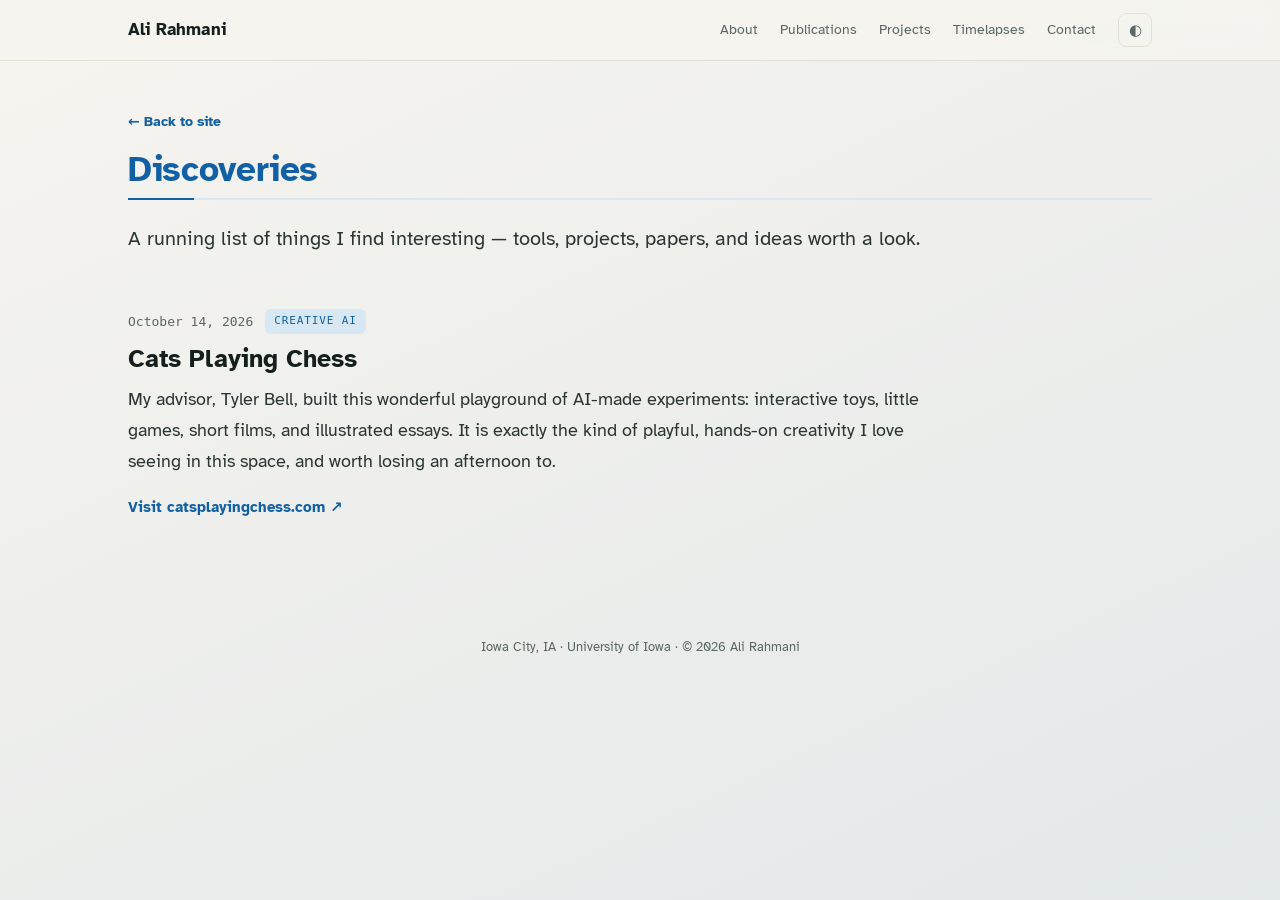
<file: discoveries.html>
<!DOCTYPE html>
<html lang="en" data-theme="">
<head>
  <meta charset="utf-8" />
  <meta name="viewport" content="width=device-width, initial-scale=1" />
  <title>Discoveries — Ali Rahmani</title>
  <meta name="description" content="A running list of things Ali Rahmani finds interesting — tools, projects, papers, and ideas worth a look." />
  <link rel="stylesheet" href="css/style.css" />
  <style>
    /* blog page */
    .posts{margin-top:10px}
    .post{padding:34px 0;border-bottom:1px solid var(--line);max-width:68ch}
    .post:last-child{border-bottom:none}
    .post .meta{display:flex;align-items:center;gap:12px;flex-wrap:wrap;margin-bottom:10px}
    .post .date{font-family:var(--mono);font-size:13px;color:var(--muted)}
    .post .ptag{font-family:var(--mono);font-size:11px;letter-spacing:.08em;text-transform:uppercase;
      color:var(--accent);background:var(--wash);padding:3px 9px;border-radius:6px}
    .post h3{font-size:25px;font-weight:800;margin:0 0 10px;color:var(--ink);line-height:1.2}
    .post p{margin:0 0 14px;color:var(--ink-soft)}
    .post .readmore{font-size:15px;font-weight:700;color:var(--accent);text-decoration:none}
    .post .readmore:hover{text-decoration:underline}
  </style>
</head>
<body>
  <a class="skip" href="#posts">Skip to posts</a>

  <nav>
    <div class="nav-in">
      <a class="brand" href="index.html">Ali Rahmani</a>
      <div class="navlinks">
        <a href="index.html#about">About</a>
        <a href="index.html#publications">Publications</a>
        <a href="index.html#projects">Projects</a>
        <a href="index.html#video">Timelapses</a>
        <a href="index.html#contact">Contact</a>
      </div>
      <button class="toggle" id="tg" aria-label="Toggle dark mode" title="Toggle theme">◐</button>
    </div>
  </nav>

  <main class="wrap">
    <div class="gallery-hero">
      <a class="back" href="index.html">&larr; Back to site</a>
      <h2 class="sec" style="margin-top:14px">Discoveries</h2>
      <p class="lead" style="margin-top:6px">A running list of things I find interesting — tools, projects, papers, and ideas worth a look.</p>
    </div>

    <div class="posts" id="posts">
      <!--
        To add a post, copy this block to the TOP of .posts (newest first) and fill it in:
        <article class="post">
          <div class="meta"><span class="date">Month DD, YYYY</span><span class="ptag">Tag</span></div>
          <h3>Title</h3>
          <p>A sentence or two.</p>
          <a class="readmore" href="URL" target="_blank" rel="noopener">Link text ↗</a>   (optional)
        </article>
      -->
      <article class="post">
        <div class="meta"><span class="date">October 14, 2026</span><span class="ptag">Creative AI</span></div>
        <h3>Cats Playing Chess</h3>
        <p>My advisor, Tyler Bell, built this wonderful playground of AI-made experiments: interactive toys, little games, short films, and illustrated essays. It is exactly the kind of playful, hands-on creativity I love seeing in this space, and worth losing an afternoon to.</p>
        <a class="readmore" href="https://catsplayingchess.com/" target="_blank" rel="noopener">Visit catsplayingchess.com ↗</a>
      </article>
    </div>
  </main>

  <footer class="wrap" style="text-align:center;padding:40px 0">
    <p class="foot-note">Iowa City, IA · University of Iowa · © <span id="yr">2026</span> Ali Rahmani</p>
  </footer>

  <script src="js/main.js"></script>
</body>
</html>
</file>
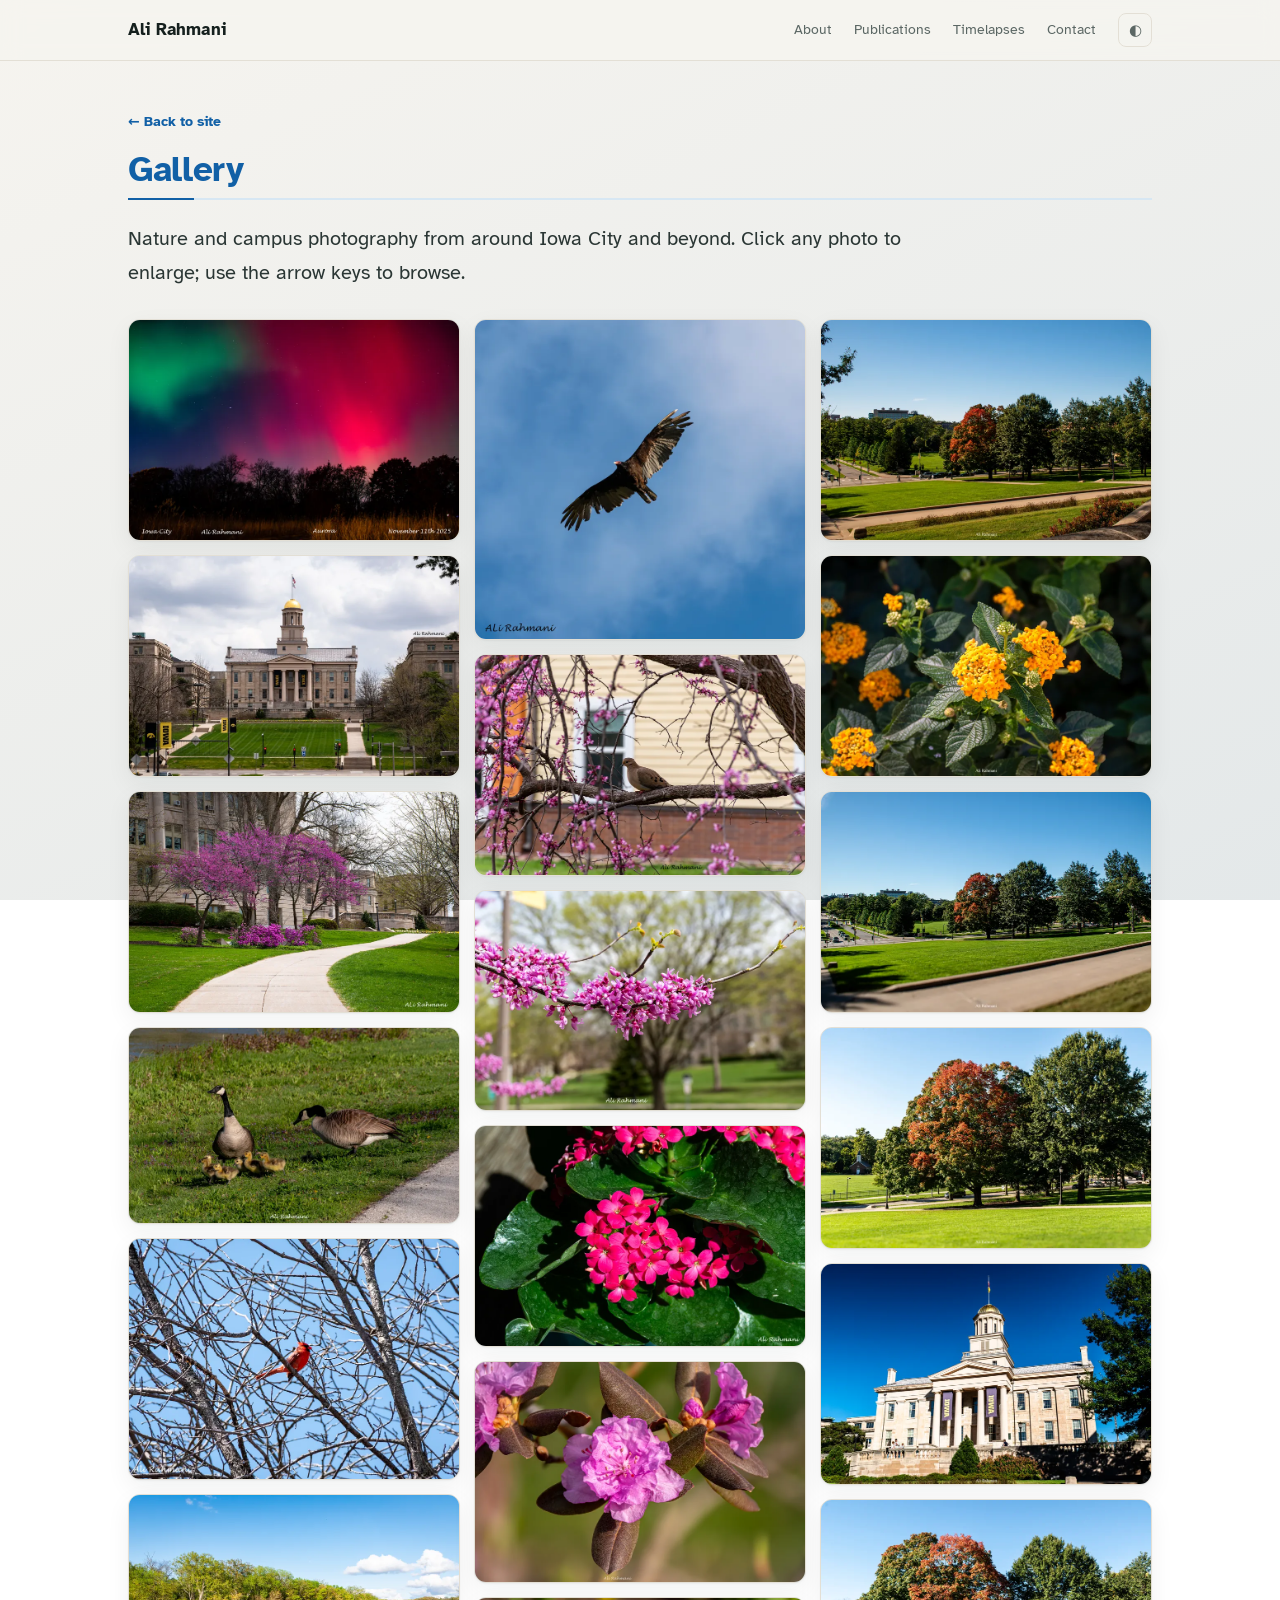
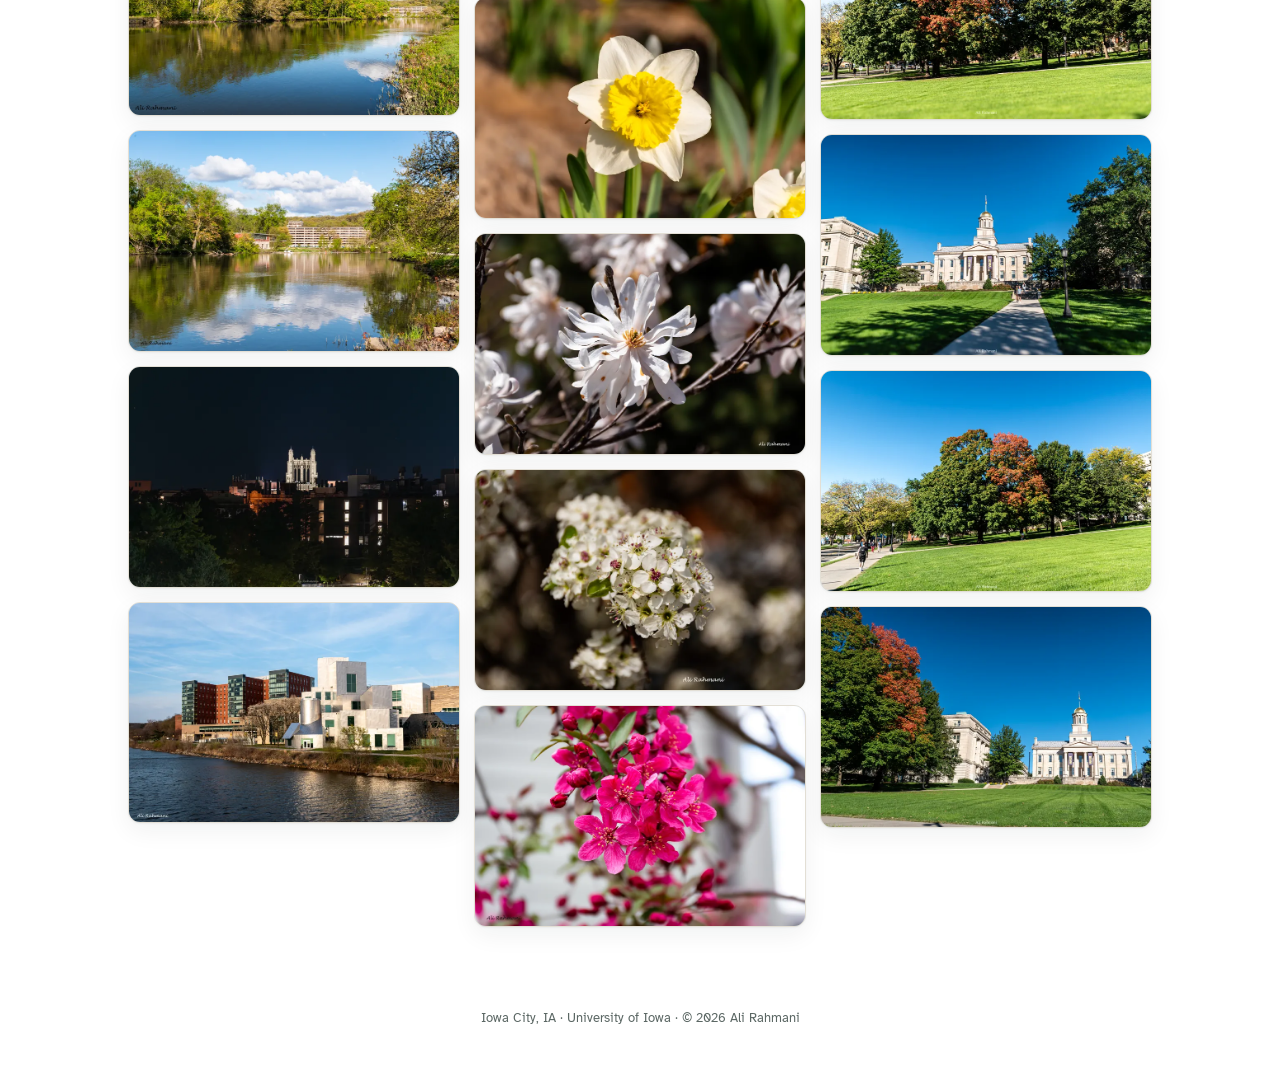
<file: gallery.html>
<!DOCTYPE html>
<html lang="en" data-theme="">
<head>
  <meta charset="utf-8" />
  <meta name="viewport" content="width=device-width, initial-scale=1" />
  <title>Gallery — Ali Rahmani</title>
  <meta name="description" content="Photography by Ali Rahmani — nature and campus scenes from around Iowa City and beyond." />
  <link rel="stylesheet" href="css/style.css" />
</head>
<body>
  <a class="skip" href="#grid">Skip to photos</a>

  <nav>
    <div class="nav-in">
      <a class="brand" href="index.html">Ali Rahmani</a>
      <div class="navlinks">
        <a href="index.html#about">About</a>
        <a href="index.html#publications">Publications</a>
        <a href="index.html#video">Timelapses</a>
        <a href="index.html#contact">Contact</a>
      </div>
      <button class="toggle" id="tg" aria-label="Toggle dark mode" title="Toggle theme">◐</button>
    </div>
  </nav>

  <main class="wrap">
    <div class="gallery-hero">
      <a class="back" href="index.html">&larr; Back to site</a>
      <h2 class="sec" style="margin-top:14px">Gallery</h2>
      <p class="lead" style="margin-top:6px">Nature and campus photography from around Iowa City and beyond. Click any photo to enlarge; use the arrow keys to browse.</p>
    </div>

    <div class="photo-grid" id="grid">
      <a data-full="assets/gallery/large/ALI_1208.webp"><img src="assets/gallery/thumb/ALI_1208.webp" loading="lazy" alt="Aurora over Iowa City" /></a>
      <a data-full="assets/gallery/large/ALI_8202.webp"><img src="assets/gallery/thumb/ALI_8202.webp" loading="lazy" alt="The Old Capitol under a dramatic sky" /></a>
      <a data-full="assets/gallery/large/ALI_8265.webp"><img src="assets/gallery/thumb/ALI_8265.webp" loading="lazy" alt="A campus path lined with spring blossoms" /></a>
      <a data-full="assets/gallery/large/ALI_9355.webp"><img src="assets/gallery/thumb/ALI_9355.webp" loading="lazy" alt="A goose family with goslings" /></a>
      <a data-full="assets/gallery/large/ALI_8039.webp"><img src="assets/gallery/thumb/ALI_8039.webp" loading="lazy" alt="A red cardinal in a bare tree" /></a>
      <a data-full="assets/gallery/large/ALI_9473.webp"><img src="assets/gallery/thumb/ALI_9473.webp" loading="lazy" alt="A river reflection under a blue sky" /></a>
      <a data-full="assets/gallery/large/ALI_9419.webp"><img src="assets/gallery/thumb/ALI_9419.webp" loading="lazy" alt="A calm river reflecting the shoreline" /></a>
      <a data-full="assets/gallery/large/ALI_0234.webp"><img src="assets/gallery/thumb/ALI_0234.webp" loading="lazy" alt="Campus skyline at night" /></a>
      <a data-full="assets/gallery/large/ALI_7798.webp"><img src="assets/gallery/thumb/ALI_7798.webp" loading="lazy" alt="Modern campus building beside the river" /></a>
      <a data-full="assets/gallery/large/ALI_9616.webp"><img src="assets/gallery/thumb/ALI_9616.webp" loading="lazy" alt="A bird of prey soaring in a blue sky" /></a>
      <a data-full="assets/gallery/large/ALI_8536.webp"><img src="assets/gallery/thumb/ALI_8536.webp" loading="lazy" alt="A mourning dove perched among spring branches" /></a>
      <a data-full="assets/gallery/large/ALI_8183.webp"><img src="assets/gallery/thumb/ALI_8183.webp" loading="lazy" alt="Redbud branches in early spring" /></a>
      <a data-full="assets/gallery/large/ALI_2196.webp"><img src="assets/gallery/thumb/ALI_2196.webp" loading="lazy" alt="Pink blossoms in close-up" /></a>
      <a data-full="assets/gallery/large/ALI_7678.webp"><img src="assets/gallery/thumb/ALI_7678.webp" loading="lazy" alt="Purple rhododendron blooms" /></a>
      <a data-full="assets/gallery/large/ALI_7692.webp"><img src="assets/gallery/thumb/ALI_7692.webp" loading="lazy" alt="A daffodil in bloom" /></a>
      <a data-full="assets/gallery/large/ALI_8074.webp"><img src="assets/gallery/thumb/ALI_8074.webp" loading="lazy" alt="A white star magnolia flower" /></a>
      <a data-full="assets/gallery/large/ALI_8113.webp"><img src="assets/gallery/thumb/ALI_8113.webp" loading="lazy" alt="White spring blossoms" /></a>
      <a data-full="assets/gallery/large/ALI_8441.webp"><img src="assets/gallery/thumb/ALI_8441.webp" loading="lazy" alt="Bright pink crabapple blossoms" /></a>
      <a data-full="assets/gallery/large/ALI_4383.webp"><img src="assets/gallery/thumb/ALI_4383.webp" loading="lazy" alt="The Pentacrest lawn with early-fall color" /></a>
      <a data-full="assets/gallery/large/ALI_4386.webp"><img src="assets/gallery/thumb/ALI_4386.webp" loading="lazy" alt="Orange lantana flowers in close-up" /></a>
      <a data-full="assets/gallery/large/ALI_4387.webp"><img src="assets/gallery/thumb/ALI_4387.webp" loading="lazy" alt="A campus green under a clear blue sky" /></a>
      <a data-full="assets/gallery/large/ALI_4392.webp"><img src="assets/gallery/thumb/ALI_4392.webp" loading="lazy" alt="A large tree beginning to turn red on a lawn" /></a>
      <a data-full="assets/gallery/large/ALI_4396.webp"><img src="assets/gallery/thumb/ALI_4396.webp" loading="lazy" alt="The Old Capitol with its gold dome and columns" /></a>
      <a data-full="assets/gallery/large/ALI_4399.webp"><img src="assets/gallery/thumb/ALI_4399.webp" loading="lazy" alt="Autumn color across campus trees" /></a>
      <a data-full="assets/gallery/large/ALI_4404.webp"><img src="assets/gallery/thumb/ALI_4404.webp" loading="lazy" alt="The Old Capitol down a tree-lined path" /></a>
      <a data-full="assets/gallery/large/ALI_4414.webp"><img src="assets/gallery/thumb/ALI_4414.webp" loading="lazy" alt="A campus lawn with trees turning for fall" /></a>
      <a data-full="assets/gallery/large/ALI_4417-2.webp"><img src="assets/gallery/thumb/ALI_4417-2.webp" loading="lazy" alt="The Old Capitol framed by autumn trees" /></a>
    </div>
  </main>

  <footer class="wrap" style="text-align:center;padding:40px 0">
    <p class="foot-note">Iowa City, IA · University of Iowa · © <span id="yr">2026</span> Ali Rahmani</p>
  </footer>

  <script src="js/main.js"></script>
</body>
</html>
</file>
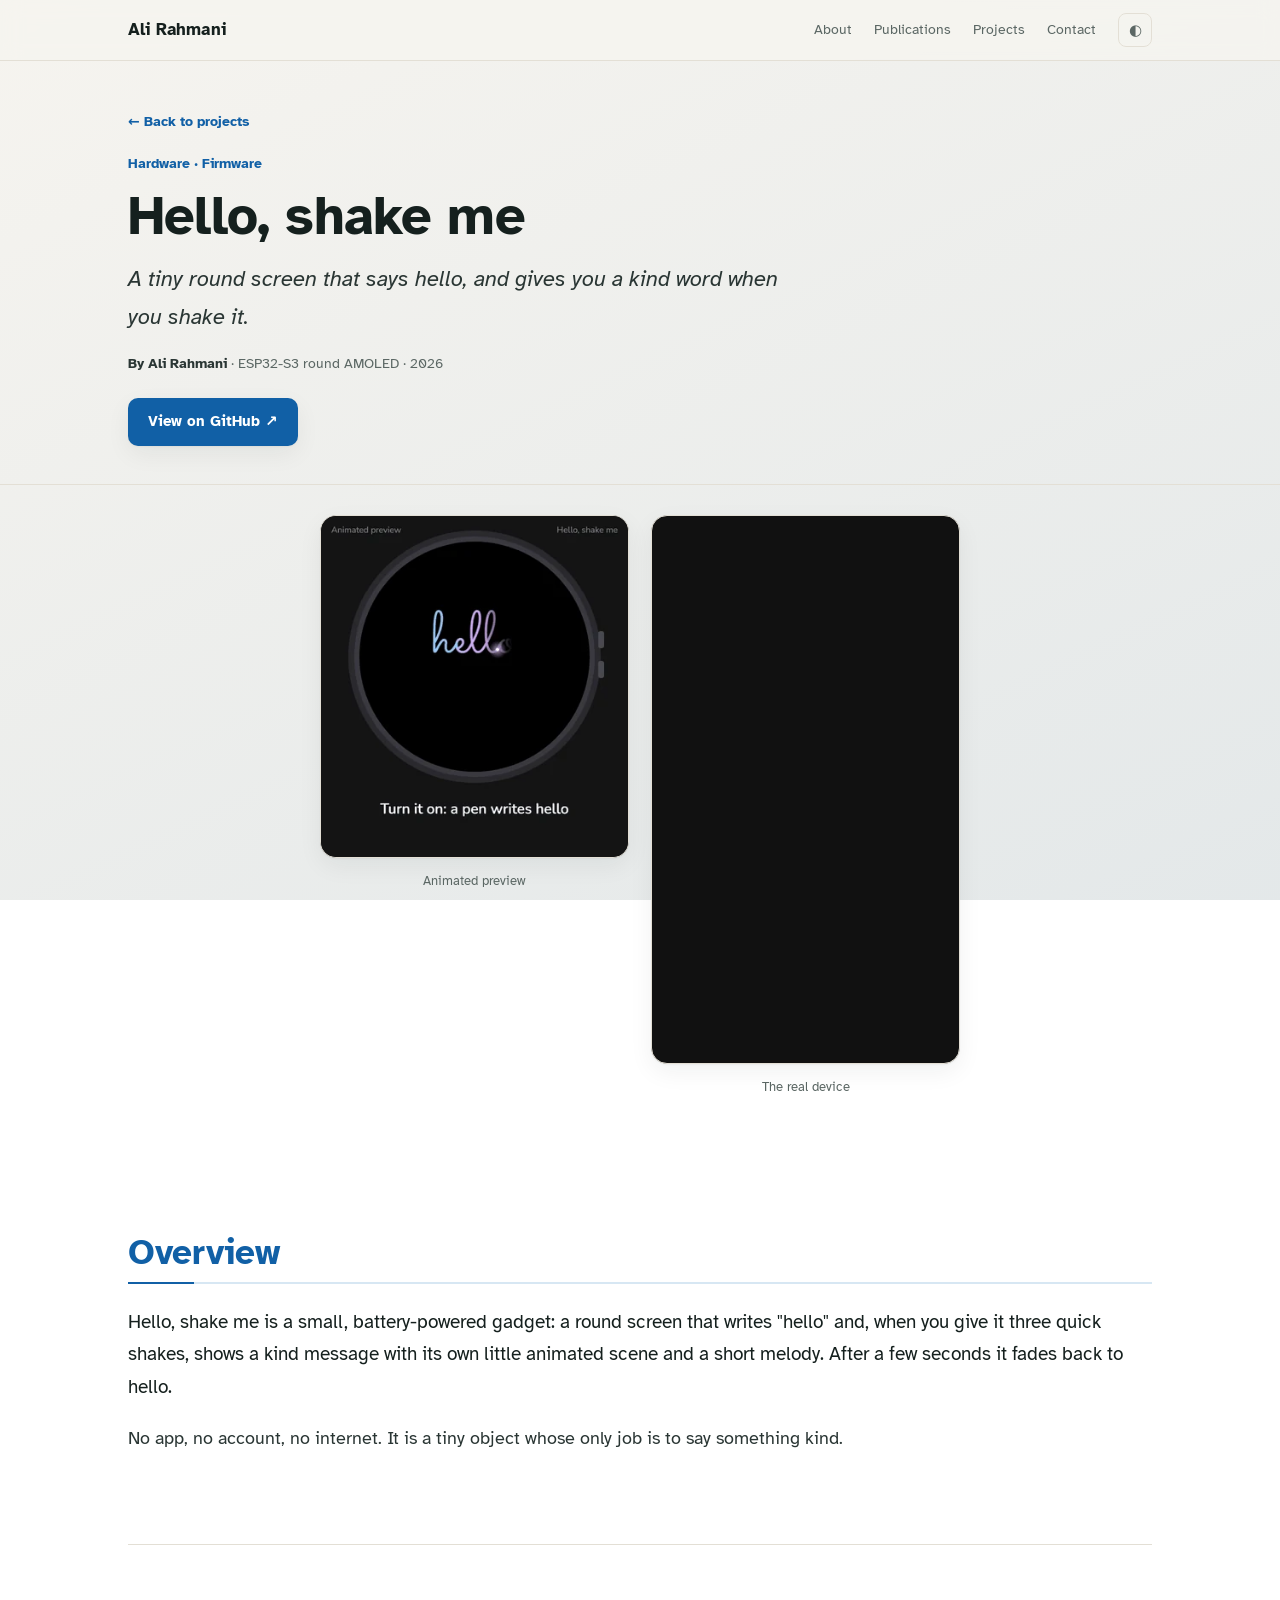
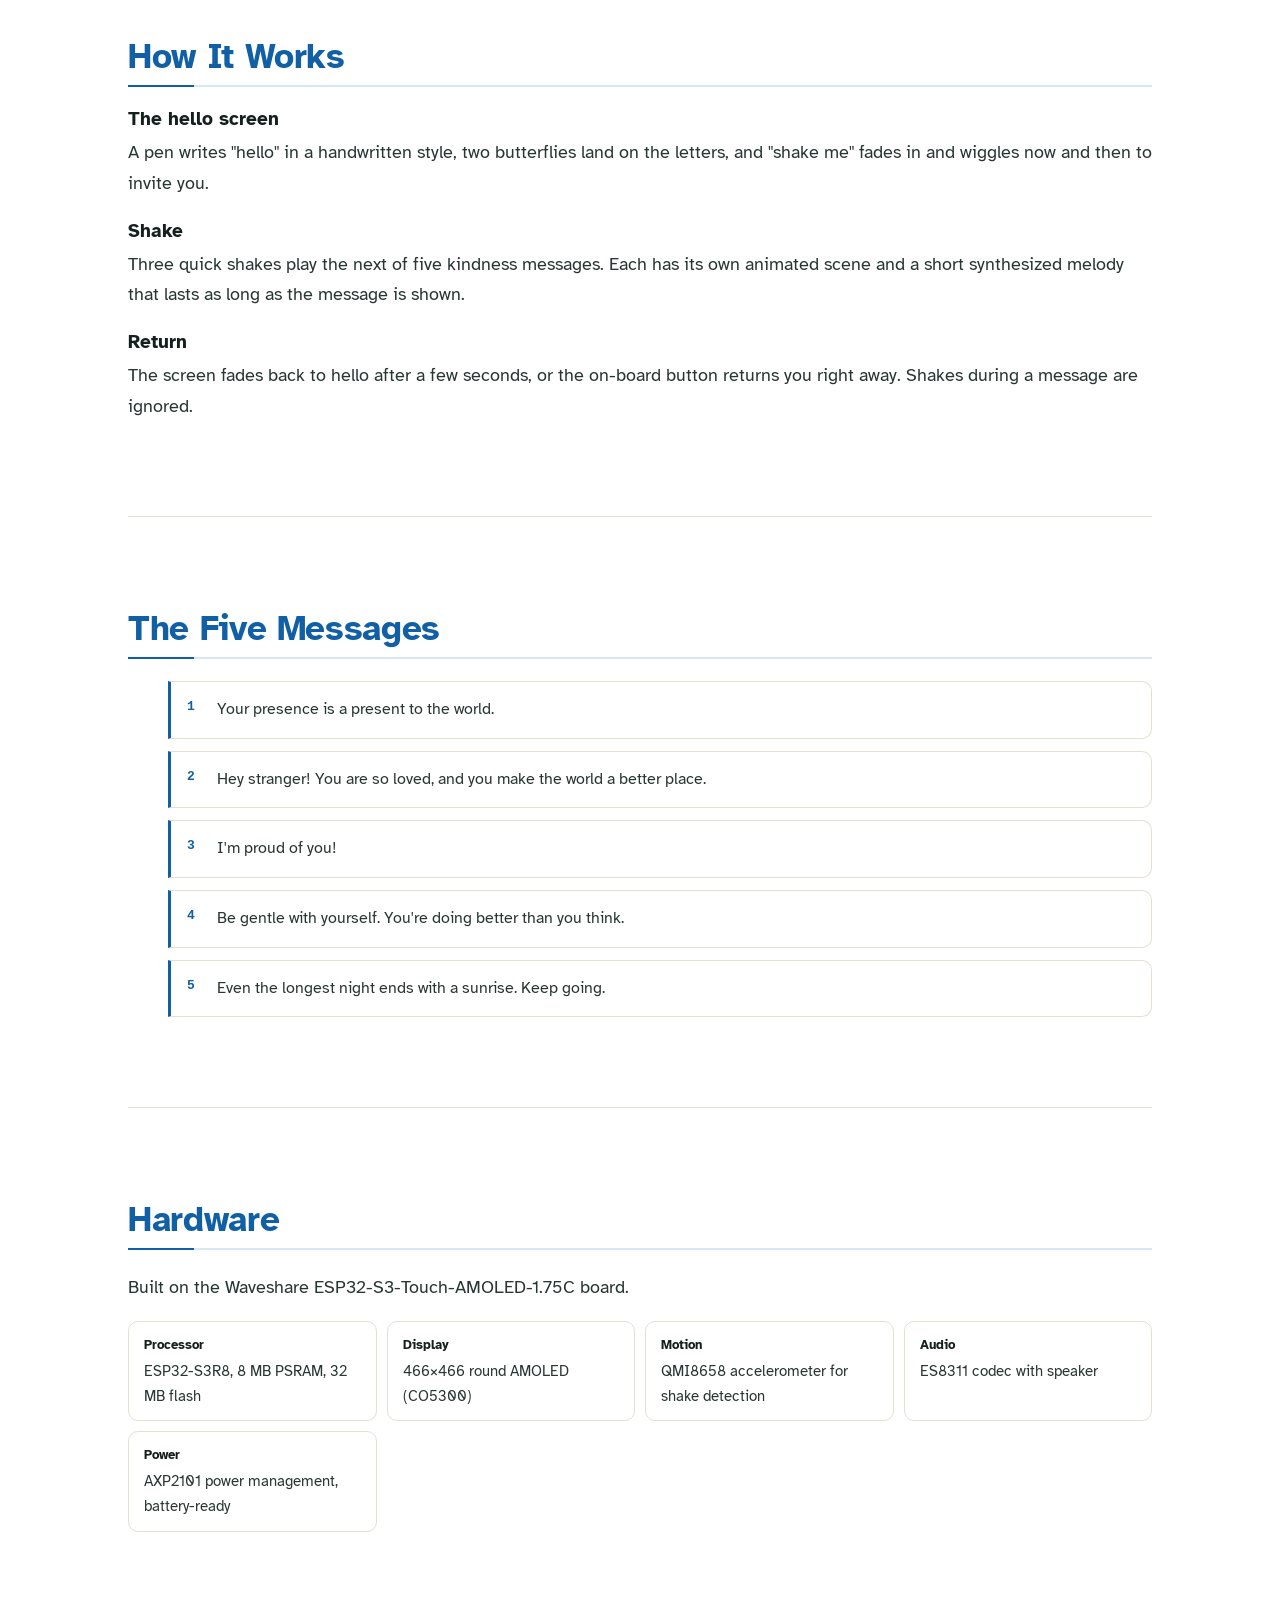
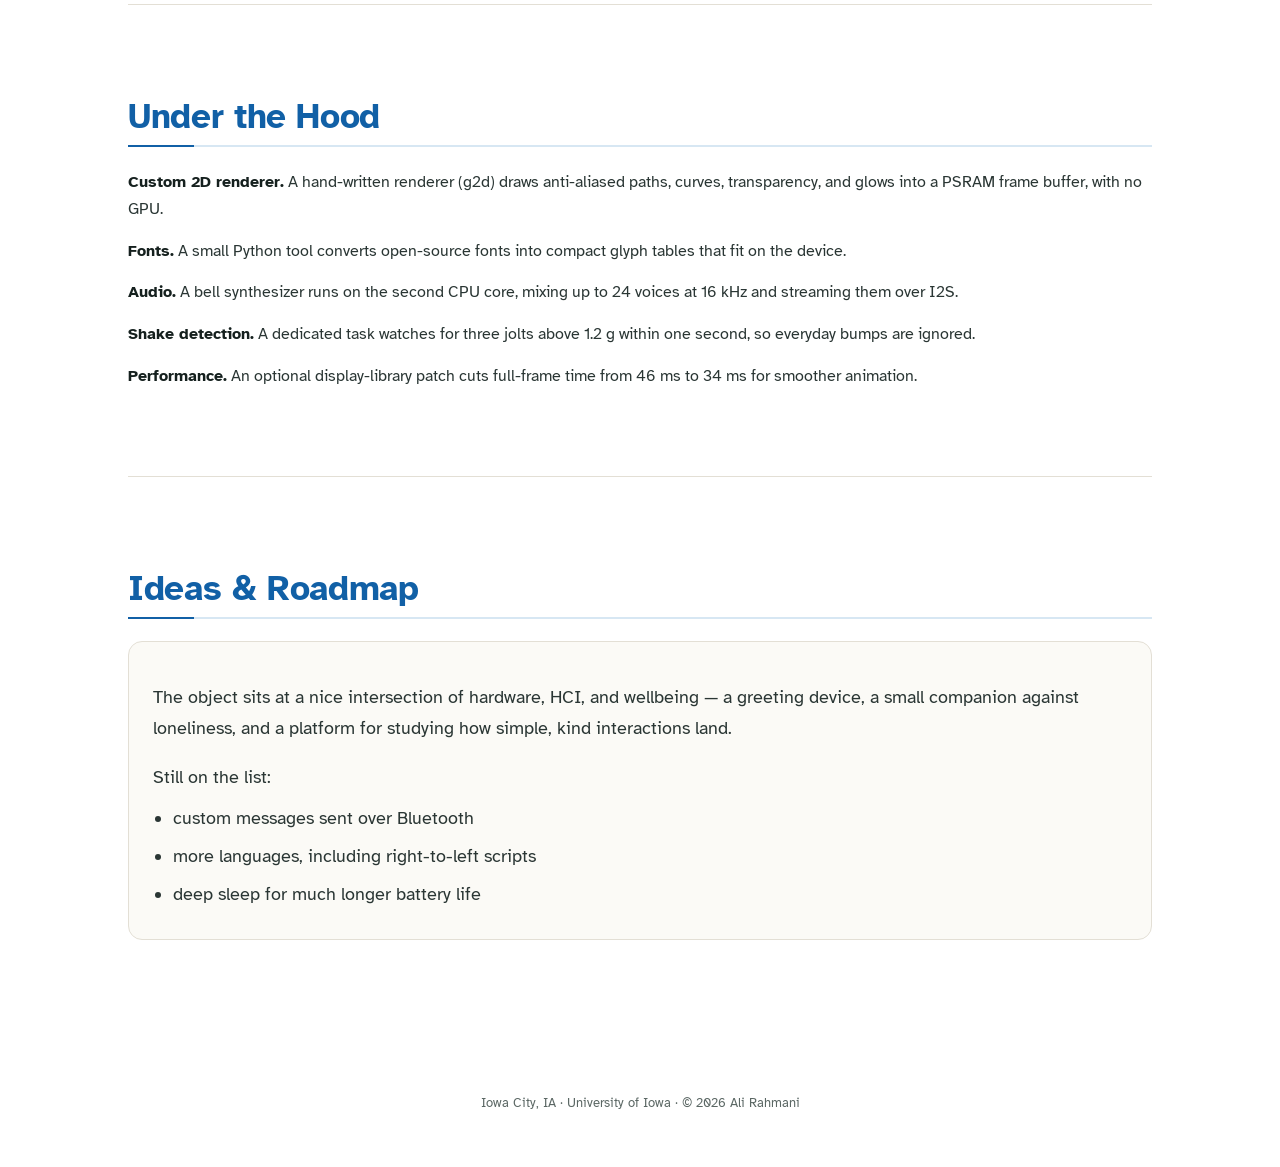
<file: hello-shake-me.html>
<!DOCTYPE html>
<html lang="en" data-theme="">
<head>
  <meta charset="utf-8" />
  <meta name="viewport" content="width=device-width, initial-scale=1" />
  <title>Hello, shake me — Ali Rahmani</title>
  <meta name="description" content="Hello, shake me — a tiny round-screen gadget that writes hello and gives you a kind word when you shake it. An ESP32-S3 hardware and firmware project by Ali Rahmani." />
  <link rel="stylesheet" href="css/style.css" />
  <style>
    /* project page */
    .gp-hero{position:relative;overflow:hidden;border-bottom:1px solid var(--line)}
    .gp-in{position:relative;max-width:var(--maxw);margin:0 auto;padding:44px 28px 38px}
    .gp-kick{font-family:var(--sans);font-size:14px;font-weight:700;color:var(--accent);margin:0 0 10px}
    .gp-in h1{font-size:clamp(34px,5.5vw,54px);font-weight:600;letter-spacing:-.015em;margin:0 0 12px}
    .gp-tagline{font-family:var(--serif);font-style:italic;font-size:clamp(18px,2.2vw,22px);color:var(--ink-soft);margin:0 0 16px;max-width:48ch}
    .gp-byline{font-size:14px;color:var(--muted);margin:0 0 22px}
    .gp-byline b{color:var(--ink-soft);font-weight:600}
    .gh-btn{display:inline-flex;align-items:center;gap:9px;background:var(--accent);color:#fff;text-decoration:none;
      font-weight:700;font-size:15px;padding:11px 20px;border-radius:10px;box-shadow:var(--shadow)}
    .gh-btn:hover{background:var(--accent-2)}
    .backlink{display:inline-block;margin-bottom:18px;font-size:14px;font-weight:700;color:var(--accent);text-decoration:none}
    .backlink:hover{text-decoration:underline}

    .demo{padding:30px 0}
    .demos{display:grid;grid-template-columns:repeat(2,minmax(0,1fr));gap:22px;max-width:640px;margin:0 auto;align-items:start}
    .demo .frame{border-radius:16px;overflow:hidden;border:1px solid var(--line);box-shadow:var(--shadow);background:#111}
    .demo video{display:block;width:100%;height:auto}
    .demo .frame.yt{position:relative;aspect-ratio:9/16}
    .demo .frame.yt iframe{position:absolute;inset:0;width:100%;height:100%;border:0}
    .demo .cap{text-align:center;color:var(--muted);font-size:13px;margin-top:12px}
    @media(max-width:620px){.demos{grid-template-columns:1fr;max-width:340px}}

    .lead-p{color:var(--ink);font-size:19px}
    .step{margin-bottom:22px}
    .step h3{font-size:19px;margin:0 0 6px;color:var(--ink)}
    .step p{margin:0;color:var(--ink-soft)}

    .messages{display:grid;gap:12px;margin-top:8px;counter-reset:m}
    .messages li{list-style:none;background:var(--card);border:1px solid var(--line);border-left:3px solid var(--accent);
      border-radius:0 10px 10px 0;padding:14px 18px 14px 46px;position:relative;color:var(--ink-soft);font-size:16px}
    .messages li::before{counter-increment:m;content:counter(m);position:absolute;left:16px;top:14px;
      font-family:var(--mono);font-size:13px;font-weight:700;color:var(--accent)}

    .specs{list-style:none;padding:0;margin:0;display:grid;grid-template-columns:repeat(auto-fit,minmax(220px,1fr));gap:10px}
    .specs li{background:var(--card);border:1px solid var(--line);border-radius:10px;padding:12px 15px;font-size:14.5px;color:var(--ink-soft)}
    .specs li b{display:block;color:var(--ink);font-size:13px;margin-bottom:2px}

    .layers p{font-size:16px;color:var(--ink-soft);margin:0 0 14px}
    .layers b{color:var(--ink)}
    .future{background:var(--paper-2);border:1px solid var(--line);border-radius:14px;padding:22px 24px}
    .future p{color:var(--ink-soft)}
    .future ul{margin:10px 0 0;padding-left:20px}
    .future li{margin-bottom:7px;color:var(--ink-soft)}
  </style>
</head>
<body>
  <a class="skip" href="#overview">Skip to content</a>

  <nav>
    <div class="nav-in">
      <a class="brand" href="index.html">Ali Rahmani</a>
      <div class="navlinks">
        <a href="index.html#about">About</a>
        <a href="index.html#publications">Publications</a>
        <a href="index.html#projects">Projects</a>
        <a href="index.html#contact">Contact</a>
      </div>
      <button class="toggle" id="tg" aria-label="Toggle dark mode" title="Toggle theme">◐</button>
    </div>
  </nav>

  <header class="gp-hero">
    <div class="gp-in">
      <a class="backlink" href="index.html#projects">&larr; Back to projects</a>
      <p class="gp-kick">Hardware · Firmware</p>
      <h1>Hello, shake me</h1>
      <p class="gp-tagline">A tiny round screen that says hello, and gives you a kind word when you shake it.</p>
      <p class="gp-byline"><b>By Ali Rahmani</b> · ESP32-S3 round AMOLED · 2026</p>
      <a class="gh-btn" href="https://github.com/alirahmaniq/hello-shake-me" target="_blank" rel="noopener">View on GitHub ↗</a>
    </div>
  </header>

  <main class="wrap">
    <div class="demo">
      <div class="demos">
        <div class="demo-item">
          <div class="frame">
            <video src="assets/hello-shake/demo.mp4" poster="assets/hello-shake/cover.webp" autoplay loop muted playsinline></video>
          </div>
          <p class="cap">Animated preview</p>
        </div>
        <div class="demo-item">
          <div class="frame yt">
            <iframe src="https://www.youtube-nocookie.com/embed/oJcF-h-4M5Q?rel=0" title="Hello, shake me — real device demo"
              loading="lazy" allow="accelerometer; autoplay; clipboard-write; encrypted-media; gyroscope; picture-in-picture; web-share" allowfullscreen></iframe>
          </div>
          <p class="cap">The real device</p>
        </div>
      </div>
    </div>

    <section id="overview" class="wrap" style="padding-left:0;padding-right:0">
      <h2 class="sec">Overview</h2>
      <p class="lead-p">Hello, shake me is a small, battery-powered gadget: a round screen that writes "hello" and, when you give it three quick shakes, shows a kind message with its own little animated scene and a short melody. After a few seconds it fades back to hello.</p>
      <p style="color:var(--ink-soft)">No app, no account, no internet. It is a tiny object whose only job is to say something kind.</p>
    </section>

    <section class="wrap" style="padding-left:0;padding-right:0">
      <h2 class="sec">How It Works</h2>
      <div class="step"><h3>The hello screen</h3><p>A pen writes "hello" in a handwritten style, two butterflies land on the letters, and "shake me" fades in and wiggles now and then to invite you.</p></div>
      <div class="step"><h3>Shake</h3><p>Three quick shakes play the next of five kindness messages. Each has its own animated scene and a short synthesized melody that lasts as long as the message is shown.</p></div>
      <div class="step"><h3>Return</h3><p>The screen fades back to hello after a few seconds, or the on-board button returns you right away. Shakes during a message are ignored.</p></div>
    </section>

    <section class="wrap" style="padding-left:0;padding-right:0">
      <h2 class="sec">The Five Messages</h2>
      <ul class="messages">
        <li>Your presence is a present to the world.</li>
        <li>Hey stranger! You are so loved, and you make the world a better place.</li>
        <li>I'm proud of you!</li>
        <li>Be gentle with yourself. You're doing better than you think.</li>
        <li>Even the longest night ends with a sunrise. Keep going.</li>
      </ul>
    </section>

    <section class="wrap" style="padding-left:0;padding-right:0">
      <h2 class="sec">Hardware</h2>
      <p style="color:var(--ink-soft)">Built on the Waveshare ESP32-S3-Touch-AMOLED-1.75C board.</p>
      <ul class="specs">
        <li><b>Processor</b>ESP32-S3R8, 8 MB PSRAM, 32 MB flash</li>
        <li><b>Display</b>466×466 round AMOLED (CO5300)</li>
        <li><b>Motion</b>QMI8658 accelerometer for shake detection</li>
        <li><b>Audio</b>ES8311 codec with speaker</li>
        <li><b>Power</b>AXP2101 power management, battery-ready</li>
      </ul>
    </section>

    <section class="wrap" style="padding-left:0;padding-right:0">
      <h2 class="sec">Under the Hood</h2>
      <div class="layers">
        <p><b>Custom 2D renderer.</b> A hand-written renderer (g2d) draws anti-aliased paths, curves, transparency, and glows into a PSRAM frame buffer, with no GPU.</p>
        <p><b>Fonts.</b> A small Python tool converts open-source fonts into compact glyph tables that fit on the device.</p>
        <p><b>Audio.</b> A bell synthesizer runs on the second CPU core, mixing up to 24 voices at 16 kHz and streaming them over I2S.</p>
        <p><b>Shake detection.</b> A dedicated task watches for three jolts above 1.2 g within one second, so everyday bumps are ignored.</p>
        <p><b>Performance.</b> An optional display-library patch cuts full-frame time from 46 ms to 34 ms for smoother animation.</p>
      </div>
    </section>

    <section class="wrap" style="padding-left:0;padding-right:0;border-bottom:none">
      <h2 class="sec">Ideas &amp; Roadmap</h2>
      <div class="future">
        <p>The object sits at a nice intersection of hardware, HCI, and wellbeing — a greeting device, a small companion against loneliness, and a platform for studying how simple, kind interactions land.</p>
        <p style="margin:0">Still on the list:</p>
        <ul>
          <li>custom messages sent over Bluetooth</li>
          <li>more languages, including right-to-left scripts</li>
          <li>deep sleep for much longer battery life</li>
        </ul>
      </div>
    </section>
  </main>

  <footer class="wrap" style="text-align:center;padding:40px 0">
    <p class="foot-note">Iowa City, IA · University of Iowa · © <span id="yr">2026</span> Ali Rahmani</p>
  </footer>

  <script src="js/main.js"></script>
</body>
</html>
</file>
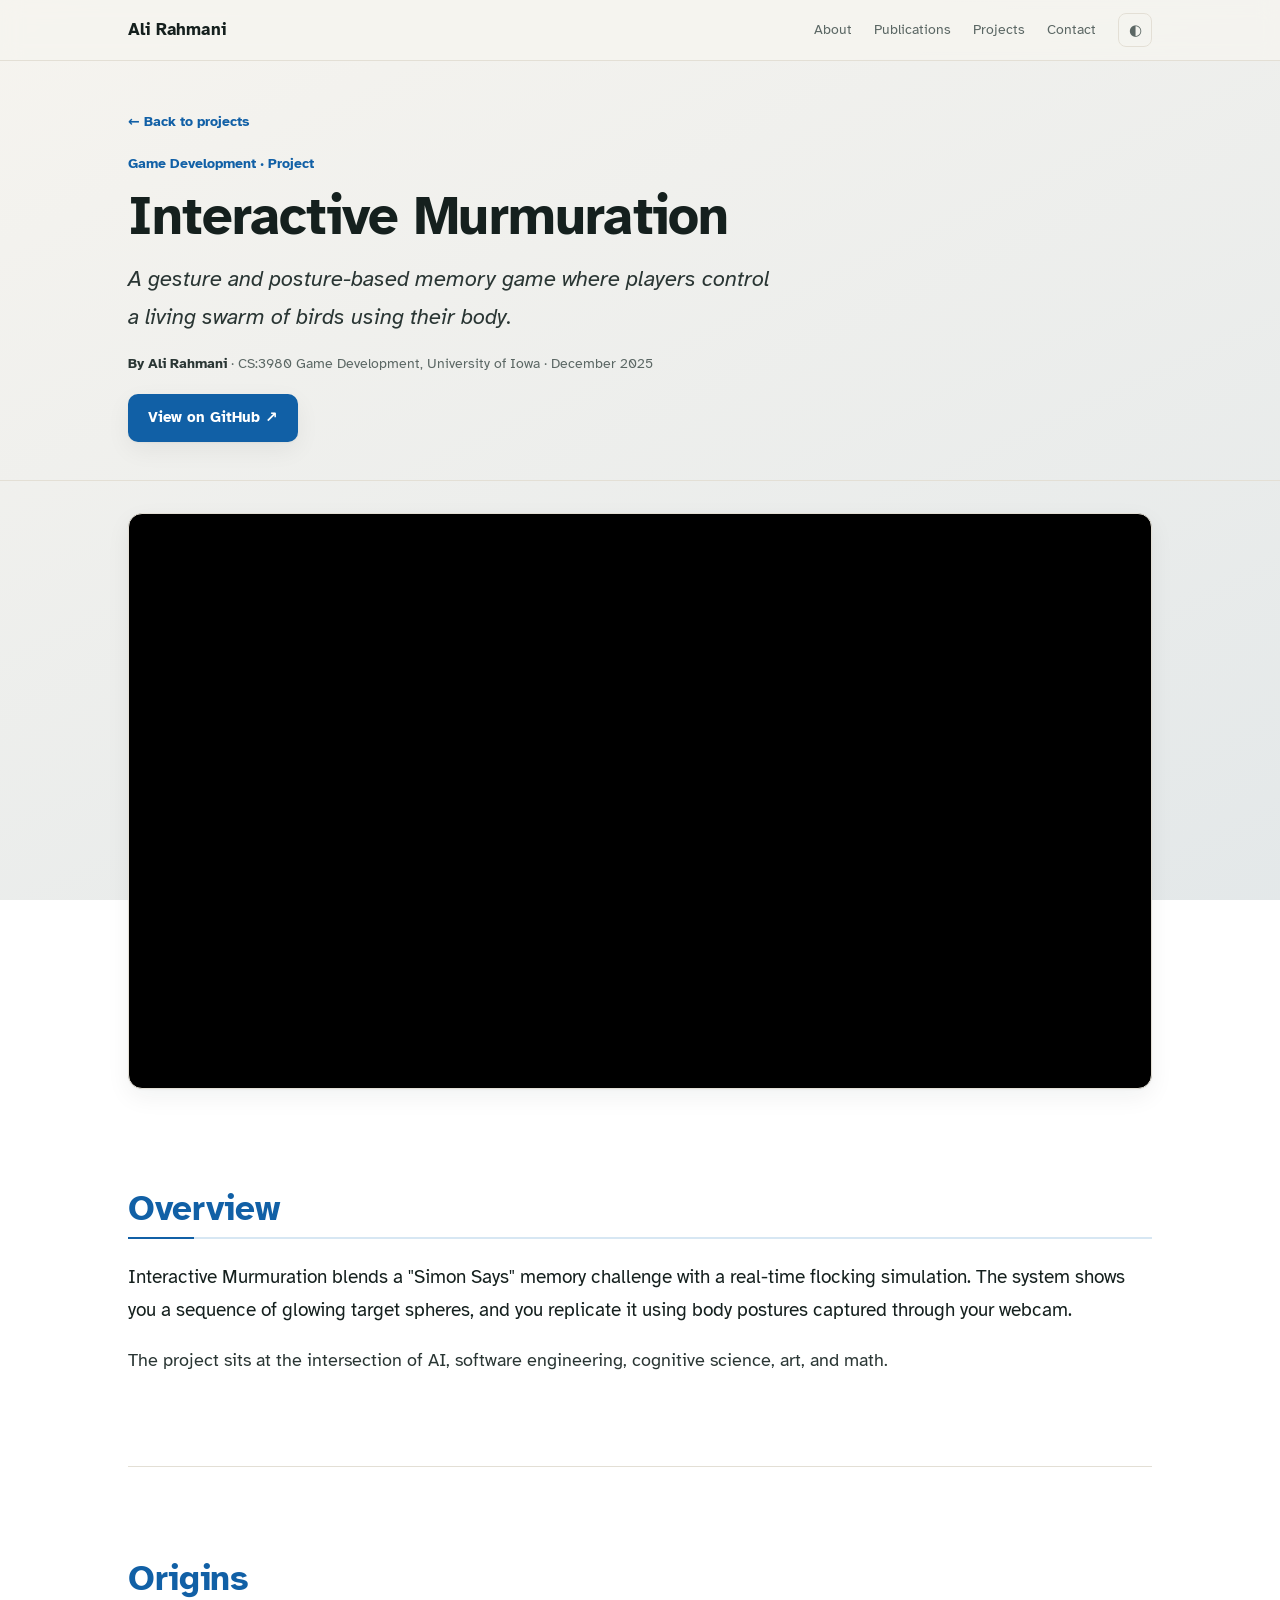
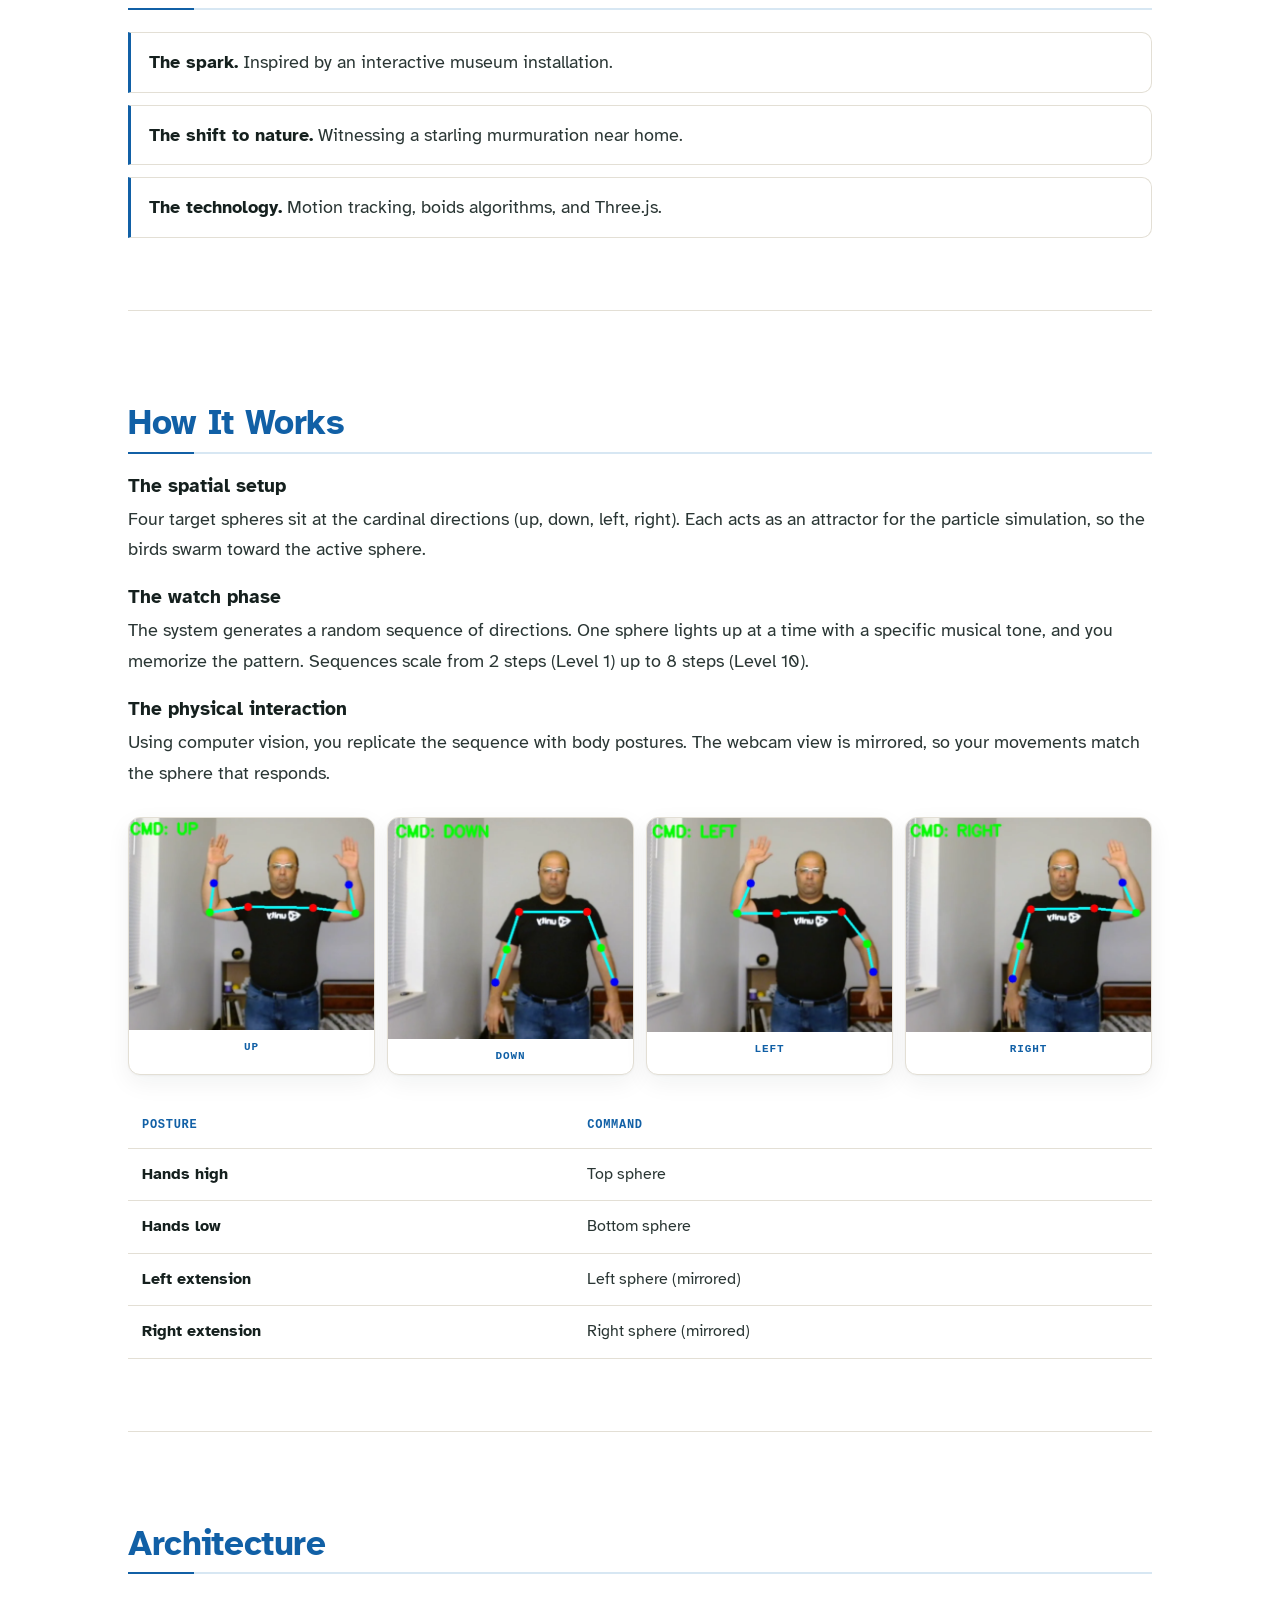
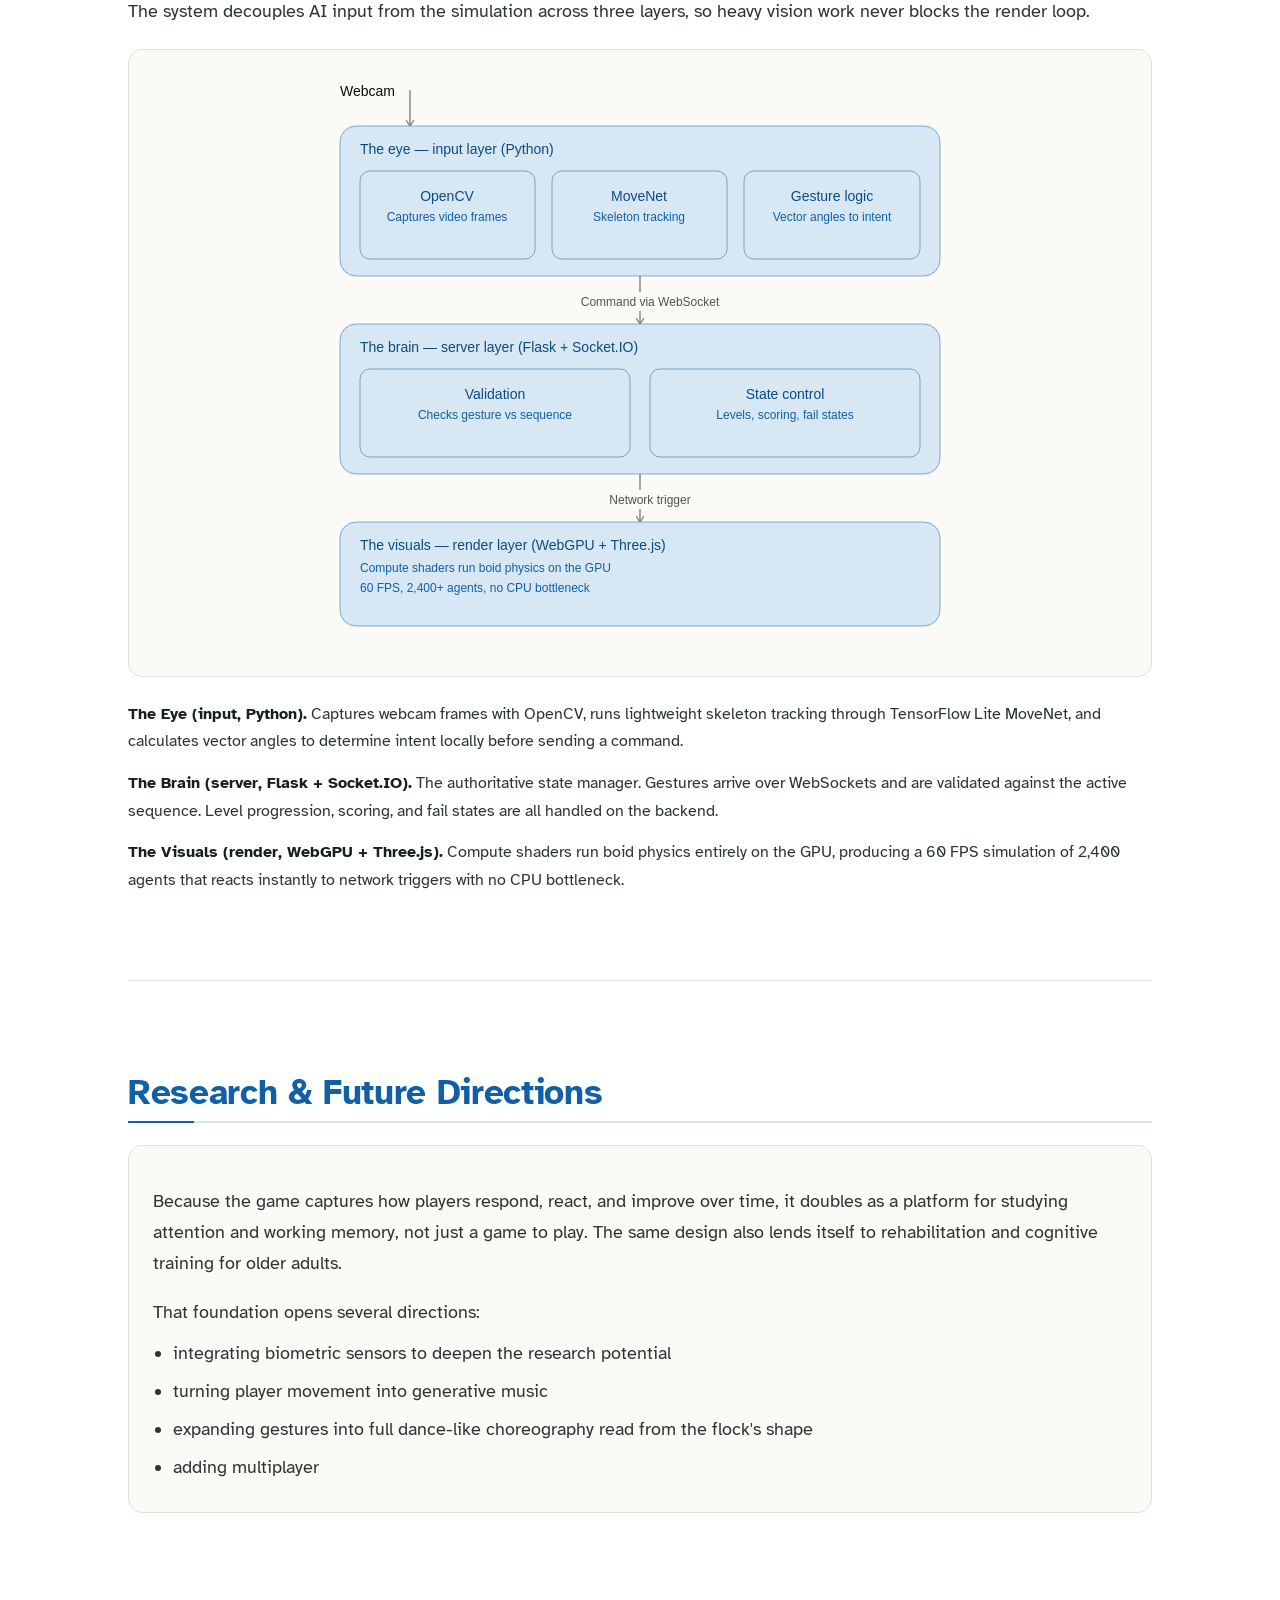
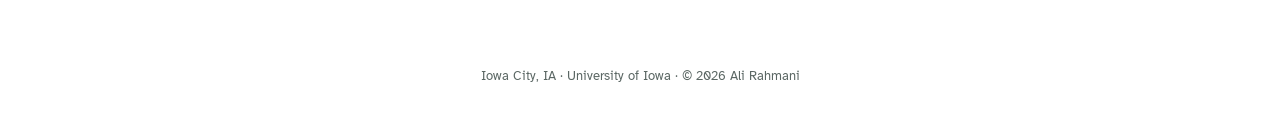
<file: interactive-murmuration.html>
<!DOCTYPE html>
<html lang="en" data-theme="">
<head>
  <meta charset="utf-8" />
  <meta name="viewport" content="width=device-width, initial-scale=1" />
  <title>Interactive Murmuration — Ali Rahmani</title>
  <meta name="description" content="Interactive Murmuration — a gesture and posture-based memory game where players control a swarm of birds with their body. A game-development project by Ali Rahmani (CS:3980, University of Iowa)." />
  <link rel="preconnect" href="https://www.youtube-nocookie.com" />
  <link rel="stylesheet" href="css/style.css" />
  <style>
    /* game project page */
    .gp-hero{position:relative;overflow:hidden;border-bottom:1px solid var(--line)}
    .gp-in{position:relative;max-width:var(--maxw);margin:0 auto;padding:44px 28px 38px}
    .gp-kick{font-family:var(--sans);font-size:14px;font-weight:700;color:var(--accent);margin:0 0 10px}
    .gp-in h1{font-size:clamp(34px,5.5vw,54px);font-weight:600;letter-spacing:-.015em;margin:0 0 12px}
    .gp-tagline{font-family:var(--serif);font-style:italic;font-size:clamp(18px,2.2vw,22px);color:var(--ink-soft);margin:0 0 16px;max-width:46ch}
    .gp-byline{font-size:14px;color:var(--muted);margin:0}
    .gp-byline b{color:var(--ink-soft);font-weight:600}
    .backlink{display:inline-block;margin-bottom:18px;font-size:14px;font-weight:700;color:var(--accent);text-decoration:none}
    .backlink:hover{text-decoration:underline}
    .gh-btn{display:inline-flex;align-items:center;gap:9px;background:var(--accent);color:#fff;text-decoration:none;
      font-weight:700;font-size:15px;padding:11px 20px;border-radius:10px;box-shadow:var(--shadow);margin-top:18px}
    .gh-btn:hover{background:var(--accent-2)}

    .video-embed{position:relative;aspect-ratio:16/9;border-radius:14px;overflow:hidden;
      border:1px solid var(--line);box-shadow:var(--shadow);background:#000;margin:32px 0 8px}
    .video-embed iframe{position:absolute;inset:0;width:100%;height:100%;border:0}

    .lead-p{color:var(--ink);font-size:19px}
    .origins{list-style:none;padding:0;margin:0;display:grid;gap:12px}
    .origins li{background:var(--card);border:1px solid var(--line);border-left:3px solid var(--accent);
      border-radius:0 10px 10px 0;padding:14px 18px;color:var(--ink-soft)}
    .origins b{color:var(--ink)}
    .step{margin-bottom:22px}
    .step h3{font-size:19px;margin:0 0 6px;color:var(--ink)}
    .step p{margin:0;color:var(--ink-soft)}

    .shots{display:grid;grid-template-columns:repeat(4,1fr);gap:12px;margin:28px 0}
    .shot{border:1px solid var(--line);border-radius:12px;overflow:hidden;box-shadow:var(--shadow);background:var(--card);margin:0}
    .shot img{display:block;width:100%;height:auto}
    .shot figcaption{font-family:var(--mono);font-size:11px;letter-spacing:.08em;text-transform:uppercase;
      color:var(--accent);text-align:center;padding:8px 4px;font-weight:700}
    @media(max-width:640px){.shots{grid-template-columns:repeat(2,1fr)}}

    table.cmd{width:100%;border-collapse:collapse;margin-top:18px;font-size:16px}
    table.cmd th,table.cmd td{text-align:left;padding:12px 14px;border-bottom:1px solid var(--line)}
    table.cmd th{font-family:var(--mono);font-size:12px;letter-spacing:.06em;text-transform:uppercase;color:var(--accent)}
    table.cmd td:first-child{font-weight:700;color:var(--ink)}
    table.cmd td{color:var(--ink-soft)}

    .diagram{background:#FBFAF6;border:1px solid var(--line);border-radius:14px;padding:16px 16px 10px;margin:22px 0 24px;overflow-x:auto}
    .diagram img{display:block;width:100%;max-width:680px;height:auto;margin:0 auto}
    .layers p{font-size:16px;color:var(--ink-soft);margin:0 0 14px}
    .layers b{color:var(--ink)}

    .future{background:var(--paper-2);border:1px solid var(--line);border-radius:14px;padding:22px 24px}
    .future p{color:var(--ink-soft)}
    .future ul{margin:10px 0 0;padding-left:20px}
    .future li{margin-bottom:7px;color:var(--ink-soft)}
  </style>
</head>
<body>
  <a class="skip" href="#overview">Skip to content</a>

  <nav>
    <div class="nav-in">
      <a class="brand" href="index.html">Ali Rahmani</a>
      <div class="navlinks">
        <a href="index.html#about">About</a>
        <a href="index.html#publications">Publications</a>
        <a href="index.html#projects">Projects</a>
        <a href="index.html#contact">Contact</a>
      </div>
      <button class="toggle" id="tg" aria-label="Toggle dark mode" title="Toggle theme">◐</button>
    </div>
  </nav>

  <header class="gp-hero">
    <div class="gp-in">
      <a class="backlink" href="index.html#projects">&larr; Back to projects</a>
      <p class="gp-kick">Game Development · Project</p>
      <h1>Interactive Murmuration</h1>
      <p class="gp-tagline">A gesture and posture-based memory game where players control a living swarm of birds using their body.</p>
      <p class="gp-byline"><b>By Ali Rahmani</b> · CS:3980 Game Development, University of Iowa · December 2025</p>
      <a class="gh-btn" href="https://github.com/alirahmaniq/Interactive-Murmuration" target="_blank" rel="noopener">View on GitHub ↗</a>
    </div>
  </header>

  <main class="wrap">
    <div class="video-embed">
      <iframe src="https://www.youtube-nocookie.com/embed/RWB30uyP_tQ?rel=0" title="Interactive Murmuration demo"
        loading="lazy" allow="accelerometer; autoplay; clipboard-write; encrypted-media; gyroscope; picture-in-picture; web-share" allowfullscreen></iframe>
    </div>

    <section id="overview" class="wrap" style="padding-left:0;padding-right:0">
      <h2 class="sec">Overview</h2>
      <p class="lead-p">Interactive Murmuration blends a "Simon Says" memory challenge with a real-time flocking simulation. The system shows you a sequence of glowing target spheres, and you replicate it using body postures captured through your webcam.</p>
      <p style="color:var(--ink-soft)">The project sits at the intersection of AI, software engineering, cognitive science, art, and math.</p>
    </section>

    <section class="wrap" style="padding-left:0;padding-right:0">
      <h2 class="sec">Origins</h2>
      <ul class="origins">
        <li><b>The spark.</b> Inspired by an interactive museum installation.</li>
        <li><b>The shift to nature.</b> Witnessing a starling murmuration near home.</li>
        <li><b>The technology.</b> Motion tracking, boids algorithms, and Three.js.</li>
      </ul>
    </section>

    <section class="wrap" style="padding-left:0;padding-right:0">
      <h2 class="sec">How It Works</h2>
      <div class="step"><h3>The spatial setup</h3><p>Four target spheres sit at the cardinal directions (up, down, left, right). Each acts as an attractor for the particle simulation, so the birds swarm toward the active sphere.</p></div>
      <div class="step"><h3>The watch phase</h3><p>The system generates a random sequence of directions. One sphere lights up at a time with a specific musical tone, and you memorize the pattern. Sequences scale from 2 steps (Level 1) up to 8 steps (Level 10).</p></div>
      <div class="step"><h3>The physical interaction</h3><p>Using computer vision, you replicate the sequence with body postures. The webcam view is mirrored, so your movements match the sphere that responds.</p></div>

      <div class="shots">
        <figure class="shot"><img src="assets/game/up.webp" loading="lazy" alt="Hands-high posture, mapped to the Up command" /><figcaption>Up</figcaption></figure>
        <figure class="shot"><img src="assets/game/down.webp" loading="lazy" alt="Hands-low posture, mapped to the Down command" /><figcaption>Down</figcaption></figure>
        <figure class="shot"><img src="assets/game/left.webp" loading="lazy" alt="Left-extension posture, mapped to the Left command" /><figcaption>Left</figcaption></figure>
        <figure class="shot"><img src="assets/game/right.webp" loading="lazy" alt="Right-extension posture, mapped to the Right command" /><figcaption>Right</figcaption></figure>
      </div>

      <table class="cmd">
        <thead><tr><th>Posture</th><th>Command</th></tr></thead>
        <tbody>
          <tr><td>Hands high</td><td>Top sphere</td></tr>
          <tr><td>Hands low</td><td>Bottom sphere</td></tr>
          <tr><td>Left extension</td><td>Left sphere (mirrored)</td></tr>
          <tr><td>Right extension</td><td>Right sphere (mirrored)</td></tr>
        </tbody>
      </table>
    </section>

    <section class="wrap" style="padding-left:0;padding-right:0">
      <h2 class="sec">Architecture</h2>
      <p style="color:var(--ink-soft)">The system decouples AI input from the simulation across three layers, so heavy vision work never blocks the render loop.</p>
      <div class="diagram"><img src="assets/game/architecture.svg" alt="Architecture diagram: the Eye captures and reads posture in Python, the Brain validates game state with Flask and Socket.IO, and the Visuals render the swarm with WebGPU and Three.js." /></div>
      <div class="layers">
        <p><b>The Eye (input, Python).</b> Captures webcam frames with OpenCV, runs lightweight skeleton tracking through TensorFlow Lite MoveNet, and calculates vector angles to determine intent locally before sending a command.</p>
        <p><b>The Brain (server, Flask + Socket.IO).</b> The authoritative state manager. Gestures arrive over WebSockets and are validated against the active sequence. Level progression, scoring, and fail states are all handled on the backend.</p>
        <p><b>The Visuals (render, WebGPU + Three.js).</b> Compute shaders run boid physics entirely on the GPU, producing a 60 FPS simulation of 2,400 agents that reacts instantly to network triggers with no CPU bottleneck.</p>
      </div>
    </section>

    <section class="wrap" style="padding-left:0;padding-right:0;border-bottom:none">
      <h2 class="sec">Research &amp; Future Directions</h2>
      <div class="future">
        <p>Because the game captures how players respond, react, and improve over time, it doubles as a platform for studying attention and working memory, not just a game to play. The same design also lends itself to rehabilitation and cognitive training for older adults.</p>
        <p style="margin:0">That foundation opens several directions:</p>
        <ul>
          <li>integrating biometric sensors to deepen the research potential</li>
          <li>turning player movement into generative music</li>
          <li>expanding gestures into full dance-like choreography read from the flock's shape</li>
          <li>adding multiplayer</li>
        </ul>
      </div>
    </section>
  </main>

  <footer class="wrap" style="text-align:center;padding:40px 0">
    <p class="foot-note">Iowa City, IA · University of Iowa · © <span id="yr">2026</span> Ali Rahmani</p>
  </footer>

  <script src="js/main.js"></script>
</body>
</html>
</file>
<file: css/style.css>
@font-face{font-family:'Atkinson Hyperlegible';font-style:normal;font-weight:400;font-display:swap;
  src:url('../assets/fonts/atkinson-hyperlegible-latin-400-normal.woff2') format('woff2')}
@font-face{font-family:'Atkinson Hyperlegible';font-style:normal;font-weight:700;font-display:swap;
  src:url('../assets/fonts/atkinson-hyperlegible-latin-700-normal.woff2') format('woff2')}
@font-face{font-family:'Atkinson Hyperlegible';font-style:italic;font-weight:400;font-display:swap;
  src:url('../assets/fonts/atkinson-hyperlegible-latin-400-italic.woff2') format('woff2')}
@font-face{font-family:'Atkinson Hyperlegible';font-style:italic;font-weight:700;font-display:swap;
  src:url('../assets/fonts/atkinson-hyperlegible-latin-700-italic.woff2') format('woff2')}

:root{
  --paper:#F6F4EF; --paper-2:#FBFAF6; --ink:#15201E; --ink-soft:#2A3634;
  --muted:#5B6764; --accent:#1160A6; --accent-2:#0C4B82; --wash:#D7E7F3;
  --green:#1160A6; --green-2:#0C4B82; --green-soft:#D3E4F2;
  --line:#E3DFD5; --card:#FFFFFF;
  --shadow:0 1px 2px rgba(21,32,30,.04),0 8px 24px rgba(21,32,30,.06);
  --serif:'Atkinson Hyperlegible','Iowan Old Style',Palatino,Georgia,serif;
  --sans:'Atkinson Hyperlegible',system-ui,-apple-system,'Segoe UI',Roboto,Helvetica,Arial,sans-serif;
  --mono:'SFMono-Regular',ui-monospace,'Cascadia Mono','Consolas',monospace;
  --maxw:1080px;
}
@media (prefers-color-scheme:dark){
  :root{--paper:#0E1514;--paper-2:#131C1A;--ink:#EDEAE2;--ink-soft:#CBD3D0;
    --muted:#8F9C98;--accent:#57B3EC;--accent-2:#84CBF3;--wash:#12324B;--green:#57B3EC;--green-2:#84CBF3;--green-soft:#12324B;
    --line:#22302D;--card:#141E1C;--shadow:0 1px 2px rgba(0,0,0,.3),0 10px 30px rgba(0,0,0,.35);}
}
:root[data-theme="dark"]{--paper:#0E1514;--paper-2:#131C1A;--ink:#EDEAE2;--ink-soft:#CBD3D0;
  --muted:#8F9C98;--accent:#57B3EC;--accent-2:#84CBF3;--wash:#12324B;--green:#57B3EC;--green-2:#84CBF3;--green-soft:#12324B;
  --line:#22302D;--card:#141E1C;--shadow:0 1px 2px rgba(0,0,0,.3),0 10px 30px rgba(0,0,0,.35);}
:root[data-theme="light"]{--paper:#F6F4EF;--paper-2:#FBFAF6;--ink:#15201E;--ink-soft:#2A3634;
  --muted:#5B6764;--accent:#1160A6;--accent-2:#0C4B82;--wash:#D7E7F3;--green:#1160A6;--green-2:#0C4B82;--green-soft:#D3E4F2;
  --line:#E3DFD5;--card:#FFFFFF;--shadow:0 1px 2px rgba(21,32,30,.04),0 8px 24px rgba(21,32,30,.06);}

*{box-sizing:border-box}
html{scroll-behavior:smooth}
body{margin:0;color:var(--ink);font-family:var(--sans);
  background:linear-gradient(155deg,var(--paper) 0%,color-mix(in srgb,var(--accent) 8%,var(--paper)) 100%) fixed no-repeat;
  line-height:1.72;font-size:18px;-webkit-font-smoothing:antialiased;transition:background .3s,color .3s}
/* offset anchored sections so headings clear the sticky nav */
section[id],header[id]{scroll-margin-top:82px}
a{color:inherit}
img{max-width:100%}
h1,h2,h3{font-family:var(--serif);font-weight:600;line-height:1.15;text-wrap:balance;margin:0}
.wrap{max-width:var(--maxw);margin:0 auto;padding:0 28px}
.eyebrow{font-family:var(--sans);font-size:14px;letter-spacing:.01em;text-transform:none;
  font-weight:700;color:var(--accent);margin:0 0 12px}
/* hero affiliation line: slightly larger */
.hero .eyebrow{font-size:16px;margin:0 0 16px}
.skip{position:absolute;left:-9999px;top:0;background:var(--accent);color:#fff;padding:10px 16px;border-radius:0 0 8px 0;z-index:50}
.skip:focus{left:0}
a:focus-visible,button:focus-visible{outline:2px solid var(--accent);outline-offset:2px;border-radius:6px}

/* nav */
nav{position:sticky;top:0;z-index:20;backdrop-filter:blur(10px);
  background:color-mix(in srgb,var(--paper) 82%,transparent);border-bottom:1px solid var(--line)}
.nav-in{max-width:var(--maxw);margin:0 auto;padding:13px 28px;display:flex;align-items:center;gap:22px}
.brand{font-family:var(--serif);font-weight:600;font-size:17px;margin-right:auto;letter-spacing:.01em;text-decoration:none}
.navlinks{display:flex;gap:22px}
.navlinks a{font-size:14px;color:var(--muted);text-decoration:none;transition:color .2s}
.navlinks a:hover{color:var(--accent)}
.toggle{background:none;border:1px solid var(--line);color:var(--muted);border-radius:8px;
  width:34px;height:34px;cursor:pointer;font-size:15px;display:grid;place-items:center;transition:.2s}
.toggle:hover{border-color:var(--accent);color:var(--accent)}
@media(max-width:720px){.navlinks{display:none}}

/* hero */
header.hero{position:relative;overflow:hidden;border-bottom:1px solid var(--line)}
.hero-in{position:relative;display:grid;grid-template-columns:1.5fr .9fr;gap:44px;align-items:center;
  padding:74px 28px 66px;max-width:var(--maxw);margin:0 auto}
.hero h1{font-size:clamp(38px,6vw,60px);letter-spacing:-.015em}
.thesis{font-size:clamp(19px,2.4vw,23px);color:var(--ink-soft);margin:20px 0 8px;max-width:34ch;font-family:var(--serif);font-style:italic;min-height:2.6em}
.thesis .caret::after{content:"";display:inline-block;width:2px;height:1.05em;background:var(--accent);
  margin-left:3px;vertical-align:-3px;animation:blink 1s step-end infinite}
@keyframes blink{50%{opacity:0}}
.affil{color:var(--muted);font-size:15.5px;margin:16px 0 26px;max-width:46ch}
.cta{display:flex;flex-wrap:wrap;gap:10px}
.btn{display:inline-flex;align-items:center;gap:8px;padding:9px 16px;border-radius:9px;
  font-size:14px;text-decoration:none;border:1px solid var(--line);color:var(--ink);
  background:var(--card);transition:.2s;box-shadow:var(--shadow);cursor:pointer}
.btn:hover{border-color:var(--accent);color:var(--accent);transform:translateY(-1px)}
.btn.primary{background:var(--accent);color:#fff;border-color:var(--accent)}
.btn.primary:hover{background:var(--accent-2);color:#fff}
.btn.disc{background:#107a63;color:#fff;border-color:#107a63}
.btn.disc:hover{background:#0b5f4d;color:#fff;border-color:#0b5f4d}
.portrait{justify-self:center;position:relative}
.portrait .frame{width:210px;height:210px;border-radius:50%;background:var(--wash);
  border:1px solid var(--line);display:grid;place-items:center;overflow:hidden;
  box-shadow:0 0 0 9px color-mix(in srgb,var(--accent) 13%,transparent),0 18px 42px rgba(0,0,0,.18)}
.portrait .frame img{width:100%;height:100%;object-fit:cover}
.portrait .frame span{font-family:var(--serif);font-size:60px;color:var(--accent);font-weight:600}
.coord{position:absolute;font-family:var(--mono);font-size:11px;color:var(--muted);
  background:var(--card);border:1px solid var(--line);border-radius:6px;padding:3px 7px;box-shadow:var(--shadow)}
.coord.a{top:-6px;right:2px}.coord.b{bottom:8px;left:-18px}
@media(max-width:820px){.hero-in{grid-template-columns:1fr;gap:30px}.portrait{justify-self:start;order:-1}}

/* sections (section.wrap needed to beat .wrap's padding) */
section{border-bottom:1px solid var(--line)}
section.wrap{padding:92px 28px 72px}
.lead{font-size:19.5px;max-width:65ch;color:var(--ink-soft)}
.lead p{margin:0 0 18px}
h2.sec{font-size:clamp(28px,3.7vw,35px);margin-bottom:22px;letter-spacing:-.01em;color:var(--accent);
  padding-bottom:8px;border-bottom:2px solid var(--wash);position:relative}
h2.sec::after{content:"";position:absolute;left:0;bottom:-2px;width:66px;height:2px;background:var(--accent)}

/* research interests list */
.interests{list-style:none;margin:24px 0 0;padding:0;max-width:640px}
.interests li{font-size:20px;color:var(--ink-soft);padding:13px 0 13px 24px;position:relative;
  border-bottom:1px solid var(--line)}
.interests li:last-child{border-bottom:none}
.interests li::before{content:"";position:absolute;left:0;top:50%;transform:translateY(-50%);
  width:9px;height:9px;border-radius:2px;background:var(--accent)}
.funder{margin-top:30px;display:flex;gap:14px;align-items:flex-start;padding:18px 20px;
  background:var(--paper-2);border:1px solid var(--line);border-left:3px solid var(--accent);border-radius:0 10px 10px 0}
.funder .k{font-family:var(--mono);font-size:11px;letter-spacing:.12em;text-transform:uppercase;color:var(--accent);margin-bottom:4px}
.funder .v{font-size:15px;color:var(--ink-soft)}

/* project cards */
.cards{display:grid;grid-template-columns:repeat(auto-fit,minmax(258px,1fr));gap:20px;margin-top:30px}
.card{background:var(--card);border:1px solid var(--line);border-radius:14px;overflow:hidden;
  box-shadow:var(--shadow);transition:.25s;display:flex;flex-direction:column}
.card:hover{transform:translateY(-3px);border-color:var(--accent)}
.thumb{height:132px;background:var(--green-soft);position:relative;overflow:hidden;border-bottom:1px solid var(--line)}
.thumb svg{position:absolute;inset:0;width:100%;height:100%}
.thumb img{position:absolute;inset:0;width:100%;height:100%;object-fit:cover}
.card .body{padding:17px 19px 20px}
.card .tag{font-family:var(--mono);font-size:10.5px;letter-spacing:.1em;text-transform:uppercase;color:var(--accent)}
.card h3{font-size:19px;margin:7px 0 8px}
.card p{margin:0;font-size:14.5px;color:var(--muted);line-height:1.55}

/* video */
.vidhead{display:flex;align-items:flex-end;justify-content:space-between;gap:20px;flex-wrap:wrap}
.vids{display:grid;grid-template-columns:repeat(auto-fit,minmax(280px,1fr));gap:20px;margin-top:30px}
.vid{display:block;text-decoration:none;color:inherit;border-radius:14px;overflow:hidden;
  border:1px solid var(--line);background:var(--card);box-shadow:var(--shadow);transition:.25s}
.vid:hover{transform:translateY(-3px);border-color:var(--accent)}
.vthumb{aspect-ratio:16/9;position:relative;overflow:hidden;border-bottom:1px solid var(--line);cursor:pointer;background:var(--green-soft)}
.vthumb svg,.vthumb img,.vthumb iframe{position:absolute;inset:0;width:100%;height:100%;border:0}
.vthumb img{object-fit:cover}
.play{position:absolute;left:50%;top:50%;transform:translate(-50%,-50%);width:56px;height:56px;
  border-radius:50%;background:rgba(17,96,166,.92);display:grid;place-items:center;transition:.2s}
.vid:hover .play{transform:translate(-50%,-50%) scale(1.08)}
.play::after{content:"";border-style:solid;border-width:11px 0 11px 18px;
  border-color:transparent transparent transparent #fff;margin-left:4px}
.dur{position:absolute;right:9px;bottom:9px;font-family:var(--mono);font-size:11px;color:#fff;
  background:rgba(21,32,30,.8);padding:2px 7px;border-radius:5px}
.vid .vb{padding:14px 17px 17px}
.vid .vt{font-size:15.5px;font-weight:500;margin:0 0 3px}
.vid .vm{font-size:13px;color:var(--muted);margin:0}

/* publications */
.yeargrp{margin-top:26px}
.yeargrp .yr{font-family:var(--mono);font-size:13px;color:var(--accent);letter-spacing:.08em;font-weight:700;
  padding-bottom:8px;border-bottom:2px solid var(--wash);margin-bottom:4px}
.pub{display:grid;grid-template-columns:1fr auto;gap:18px;padding:16px 0;border-bottom:1px solid var(--line);align-items:start}
.pub:last-child{border-bottom:none}
.pub .t{font-size:16.5px;font-weight:500;color:var(--ink);margin:0 0 4px}
.pub .a{font-size:14px;color:var(--muted);margin:0 0 8px}
.pub .a b{color:var(--ink-soft);font-weight:600}
.badges{display:flex;flex-wrap:wrap;gap:7px}
.badge{font-size:11.5px;font-family:var(--mono);padding:3px 9px;border-radius:6px;
  background:var(--wash);color:var(--accent-2);white-space:nowrap}
.badge.st{background:transparent;border:1px solid var(--line);color:var(--muted)}
.pub .links{display:flex;gap:12px;align-items:center;justify-self:end}
.pub .links a{font-size:13px;color:var(--accent);text-decoration:none;white-space:nowrap}
.pub .links a:hover{text-decoration:underline}
@media(max-width:640px){.pub{grid-template-columns:1fr}.pub .links{justify-self:start}}

/* two-col */
.two{display:grid;grid-template-columns:1fr 1fr;gap:44px;margin-top:24px}
@media(max-width:720px){.two{grid-template-columns:1fr;gap:32px}}
.mini h3{font-size:23px;margin-bottom:14px;color:var(--accent);padding-bottom:12px;
  border-bottom:2px solid var(--wash);position:relative}
.mini h3::after{content:"";position:absolute;left:0;bottom:-2px;width:50px;height:2px;background:var(--accent)}
.mini ul{margin:0;padding-left:0;list-style:none}
.mini li{padding:9px 0;border-bottom:1px solid var(--line);font-size:14.5px;color:var(--ink-soft)}
.mini li:last-child{border-bottom:none}
.mini li b{color:var(--ink);font-weight:600}

/* contact / footer */
footer{padding:60px 0 46px;text-align:center}
footer h2{font-size:clamp(26px,4vw,34px)}
footer .em{font-family:var(--mono);font-size:16px;color:var(--accent);margin:14px 0 22px;display:inline-block;text-decoration:none}
.social{display:flex;gap:12px;justify-content:center;flex-wrap:wrap}
.foot-note{margin-top:40px;font-size:13px;color:var(--muted)}

/* projects (home) — two-up card grid */
.proj-grid{display:grid;grid-template-columns:repeat(2,1fr);gap:18px;margin-top:26px;max-width:880px}
.proj-card{display:flex;flex-direction:column;text-decoration:none;color:inherit;
  background:var(--card);border:1px solid var(--line);border-radius:14px;overflow:hidden;box-shadow:var(--shadow);
  transition:transform .25s ease,border-color .25s ease}
.proj-card:hover{transform:translateY(-3px);border-color:var(--accent)}
.proj-media{position:relative;overflow:hidden;background:var(--wash);aspect-ratio:16/10}
.proj-media img{width:100%;height:100%;object-fit:cover;display:block;transition:transform .35s ease}
.proj-card:hover .proj-media img{transform:scale(1.04)}
.proj-body{padding:16px 18px}
.proj-tag{font-family:var(--mono);font-size:11px;letter-spacing:.1em;text-transform:uppercase;color:var(--accent)}
.proj-body h3{font-size:19px;margin:7px 0 7px;color:var(--ink)}
.proj-body p{margin:0 0 10px;font-size:14px;color:var(--muted);line-height:1.5}
.proj-link{font-size:13px;font-weight:700;color:var(--accent)}
@media(max-width:620px){.proj-grid{grid-template-columns:1fr}}

/* photo gallery */
.photo-grid{columns:3 260px;column-gap:14px;margin-top:30px}
.photo-grid a{display:block;margin:0 0 14px;break-inside:avoid;border-radius:12px;overflow:hidden;
  border:1px solid var(--line);box-shadow:var(--shadow);cursor:zoom-in;position:relative;background:var(--green-soft)}
.photo-grid img{display:block;width:100%;height:auto;transition:transform .35s ease,opacity .3s ease}
.photo-grid a:hover img{transform:scale(1.04)}
.photo-grid a::after{content:"";position:absolute;inset:0;background:var(--accent);opacity:0;transition:opacity .3s}
.photo-grid a:hover::after{opacity:.06}
@media(max-width:560px){.photo-grid{columns:2 150px}}

/* lightbox */
.lightbox{position:fixed;inset:0;z-index:60;display:none;align-items:center;justify-content:center;
  background:rgba(10,16,20,.92);backdrop-filter:blur(4px);padding:24px}
.lightbox.open{display:flex}
.lightbox img{max-width:94vw;max-height:88vh;border-radius:8px;box-shadow:0 20px 60px rgba(0,0,0,.5)}
.lb-btn{position:absolute;background:rgba(255,255,255,.12);color:#fff;border:1px solid rgba(255,255,255,.25);
  width:48px;height:48px;border-radius:50%;font-size:22px;cursor:pointer;display:grid;place-items:center;transition:.2s}
.lb-btn:hover{background:rgba(255,255,255,.25)}
.lb-close{top:20px;right:20px}
.lb-prev{left:20px;top:50%;transform:translateY(-50%)}
.lb-next{right:20px;top:50%;transform:translateY(-50%)}
.lb-count{position:absolute;bottom:20px;left:0;right:0;text-align:center;color:rgba(255,255,255,.8);
  font-family:var(--mono);font-size:13px}
@media(max-width:560px){.lb-prev{left:8px}.lb-next{right:8px}.lb-btn{width:42px;height:42px}}

/* gallery page header */
.gallery-hero{padding:44px 0 0}
.gallery-hero .back{font-size:14px;color:var(--accent);text-decoration:none;font-weight:700}
.gallery-hero .back:hover{text-decoration:underline}

@media (prefers-reduced-motion:reduce){
  *{transition:none !important;scroll-behavior:auto !important}
  .btn:hover,.card:hover,.vid:hover{transform:none}
  .photo-grid a:hover img{transform:none}
}
</file>
